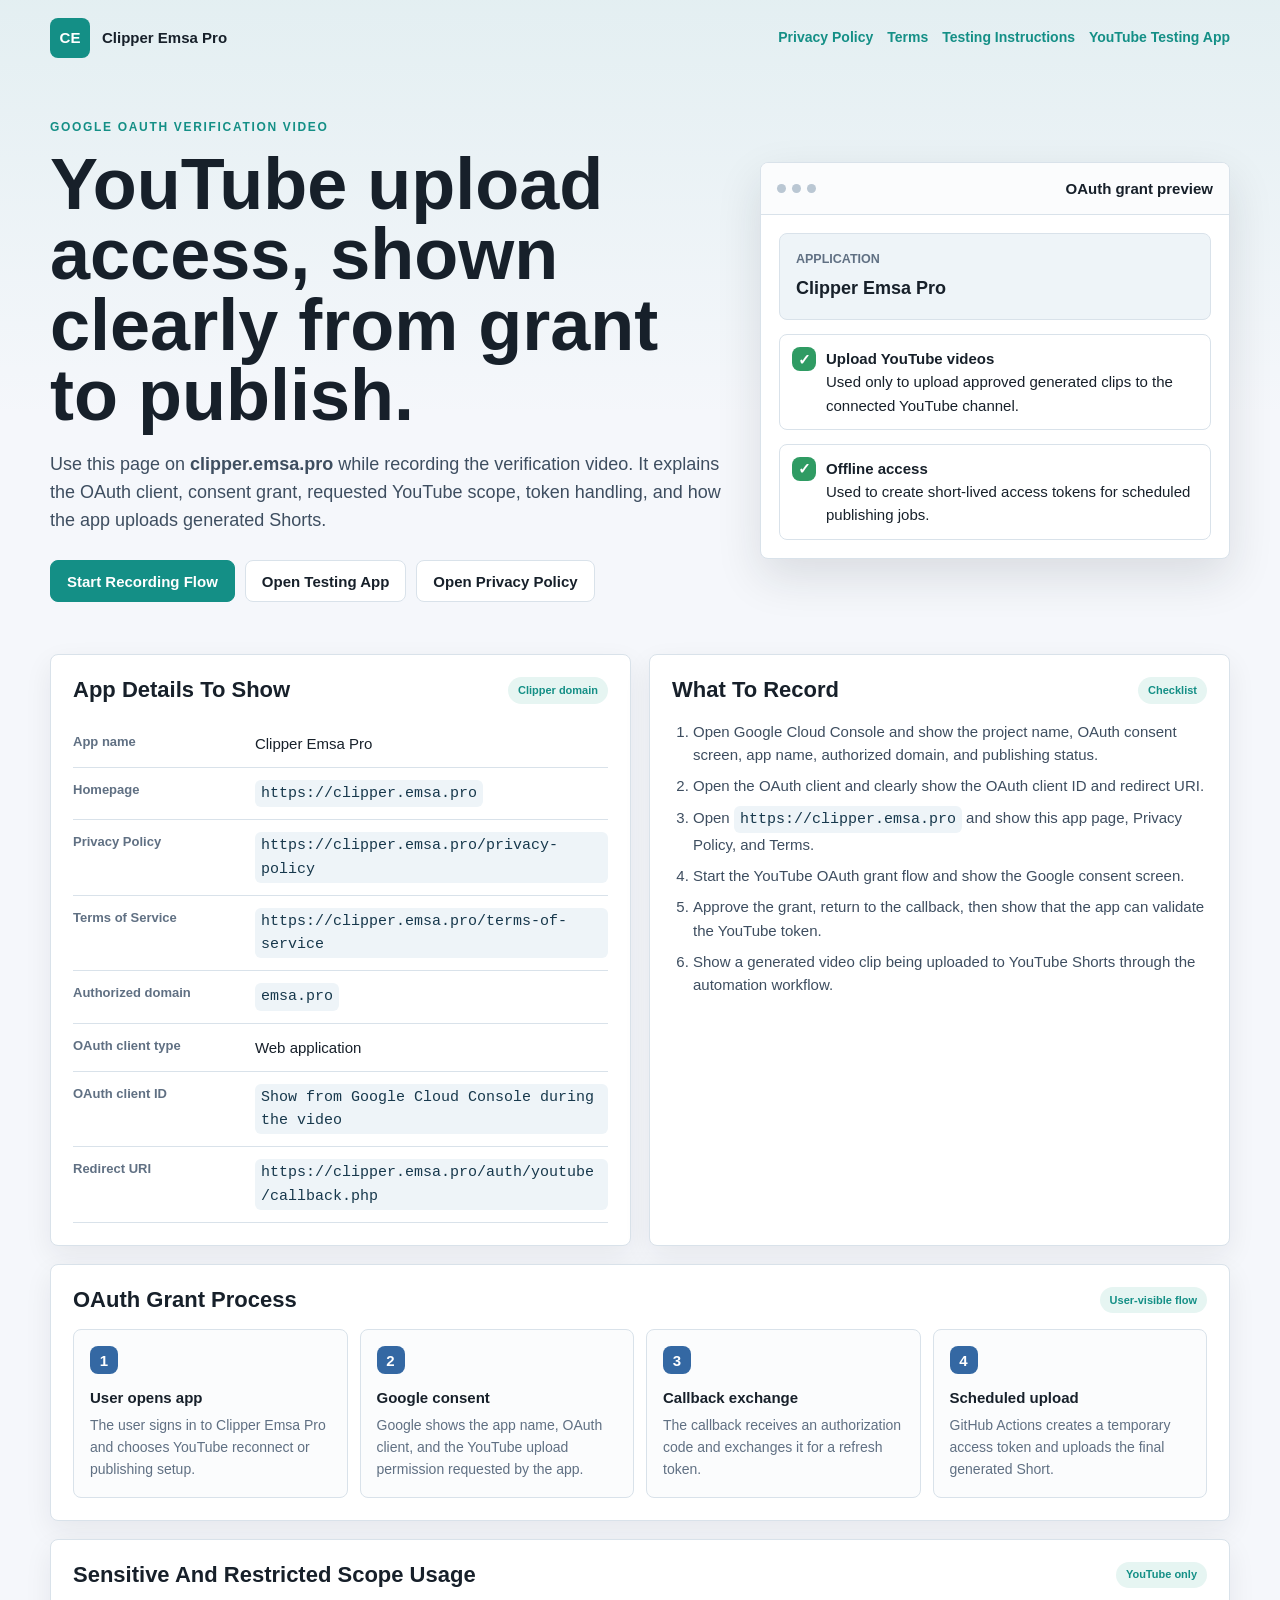
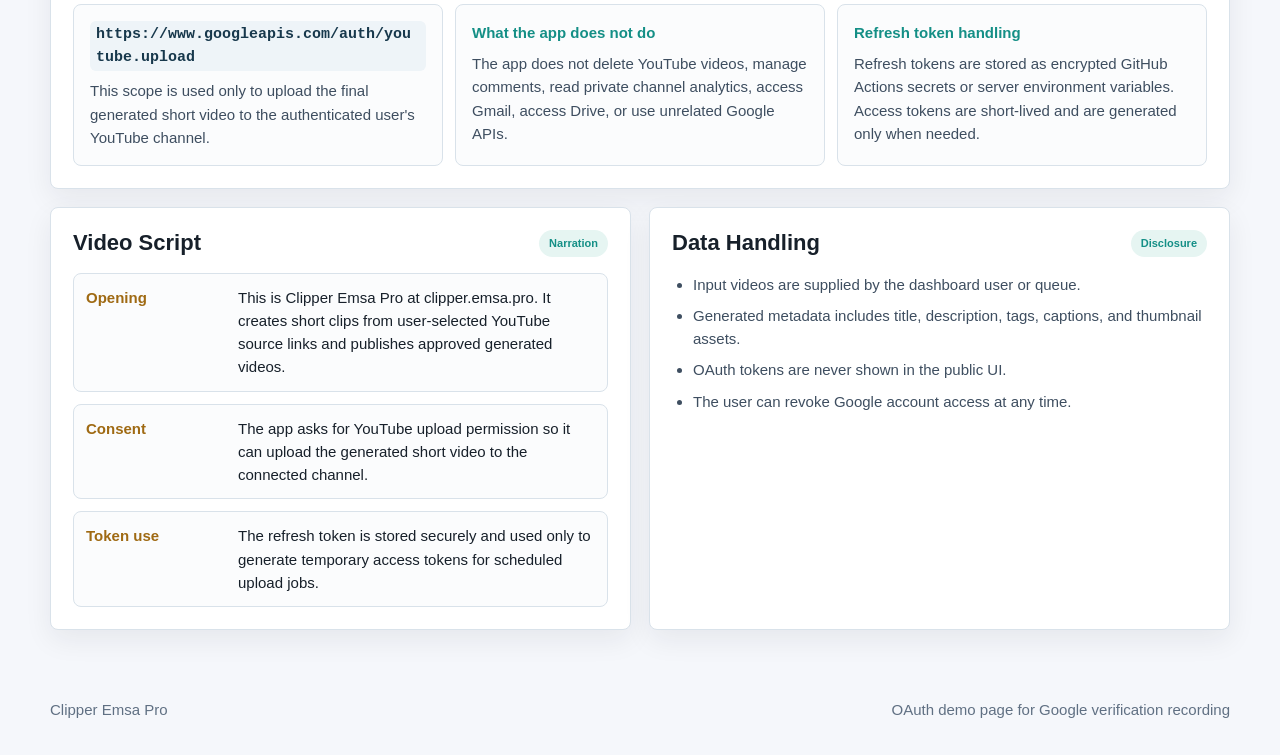
<file: public/site/youtube-oauth-demo.html>
<!doctype html>
<html lang="en">
  <head>
    <meta charset="utf-8">
    <meta name="viewport" content="width=device-width, initial-scale=1">
    <meta name="theme-color" content="#f5f7fb">
    <title>YouTube OAuth Demo - Clipper Emsa Pro</title>
    <style>
      :root {
        color-scheme: light;
        --bg: #f5f7fb;
        --surface: #ffffff;
        --surface-2: #eef4f8;
        --ink: #17202a;
        --muted: #607083;
        --line: #d9e2ea;
        --teal: #148f86;
        --green: #2f9b63;
        --blue: #3468a3;
        --amber: #9f6a13;
        --shadow: 0 18px 46px rgba(23, 32, 42, 0.12);
      }

      * {
        box-sizing: border-box;
      }

      html {
        scroll-behavior: smooth;
      }

      body {
        margin: 0;
        background:
          linear-gradient(180deg, rgba(20, 143, 134, 0.08), transparent 420px),
          var(--bg);
        color: var(--ink);
        font-family: "Segoe UI", Arial, sans-serif;
        font-size: 15px;
        line-height: 1.55;
      }

      a {
        color: var(--teal);
        text-decoration: none;
      }

      a:hover {
        text-decoration: underline;
      }

      .page {
        width: min(1180px, calc(100% - 32px));
        margin: 0 auto;
      }

      .topbar {
        display: flex;
        align-items: center;
        justify-content: space-between;
        gap: 18px;
        padding: 18px 0;
      }

      .brand {
        display: inline-flex;
        align-items: center;
        gap: 12px;
        color: var(--ink);
        font-weight: 800;
      }

      .mark {
        width: 40px;
        height: 40px;
        display: grid;
        place-items: center;
        border-radius: 8px;
        background: var(--teal);
        color: #ffffff;
        font-weight: 900;
      }

      .nav {
        display: flex;
        gap: 14px;
        flex-wrap: wrap;
        color: var(--muted);
        font-size: 14px;
        font-weight: 700;
      }

      .hero {
        min-height: 520px;
        display: grid;
        grid-template-columns: minmax(0, 1fr) minmax(340px, 470px);
        align-items: center;
        gap: 34px;
        padding: 42px 0 34px;
      }

      .eyebrow {
        margin: 0 0 12px;
        color: var(--teal);
        font-size: 12px;
        font-weight: 900;
        letter-spacing: 0.14em;
        text-transform: uppercase;
      }

      h1,
      h2,
      h3,
      p {
        margin: 0;
      }

      h1 {
        max-width: 780px;
        font-size: clamp(38px, 6vw, 72px);
        line-height: 0.98;
        letter-spacing: 0;
      }

      h2 {
        font-size: 22px;
        line-height: 1.2;
      }

      h3 {
        font-size: 15px;
      }

      .lead {
        max-width: 760px;
        margin-top: 20px;
        color: #3e4e60;
        font-size: 18px;
      }

      .actions {
        display: flex;
        flex-wrap: wrap;
        gap: 10px;
        margin-top: 26px;
      }

      .btn {
        min-height: 42px;
        display: inline-flex;
        align-items: center;
        justify-content: center;
        padding: 0 16px;
        border-radius: 8px;
        border: 1px solid var(--line);
        background: var(--surface);
        color: var(--ink);
        font-weight: 800;
      }

      .btn.primary {
        border-color: var(--teal);
        background: var(--teal);
        color: #ffffff;
      }

      .mock {
        background: var(--surface);
        border: 1px solid var(--line);
        border-radius: 8px;
        box-shadow: var(--shadow);
        overflow: hidden;
      }

      .mockTop {
        display: flex;
        align-items: center;
        justify-content: space-between;
        gap: 12px;
        padding: 14px 16px;
        border-bottom: 1px solid var(--line);
        background: #fbfcfd;
      }

      .dots {
        display: flex;
        gap: 6px;
      }

      .dots span {
        width: 9px;
        height: 9px;
        border-radius: 50%;
        background: #bac7d3;
      }

      .mockBody {
        display: grid;
        gap: 14px;
        padding: 18px;
      }

      .grantBox {
        border: 1px solid var(--line);
        border-radius: 8px;
        padding: 16px;
        background: var(--surface-2);
      }

      .grantBox small {
        display: block;
        color: var(--muted);
        font-weight: 800;
        text-transform: uppercase;
      }

      .grantBox strong {
        display: block;
        margin-top: 6px;
        font-size: 18px;
      }

      .permission {
        display: flex;
        gap: 10px;
        align-items: flex-start;
        padding: 12px;
        border-radius: 8px;
        background: #ffffff;
        border: 1px solid var(--line);
      }

      .check {
        width: 24px;
        height: 24px;
        display: grid;
        place-items: center;
        flex: 0 0 auto;
        border-radius: 8px;
        background: var(--green);
        color: #ffffff;
        font-weight: 900;
      }

      .sectionGrid {
        display: grid;
        grid-template-columns: 1fr 1fr;
        gap: 18px;
        padding: 18px 0 48px;
      }

      .panel {
        background: var(--surface);
        border: 1px solid var(--line);
        border-radius: 8px;
        padding: 22px;
        box-shadow: 0 10px 28px rgba(23, 32, 42, 0.07);
      }

      .panel.wide {
        grid-column: 1 / -1;
      }

      .panelHead {
        display: flex;
        justify-content: space-between;
        gap: 12px;
        margin-bottom: 16px;
      }

      .badge {
        min-height: 24px;
        display: inline-flex;
        align-items: center;
        border-radius: 999px;
        padding: 0 10px;
        background: #e6f5f2;
        color: var(--teal);
        font-size: 11px;
        font-weight: 900;
        white-space: nowrap;
      }

      .detailTable {
        width: 100%;
        border-collapse: collapse;
      }

      .detailTable th,
      .detailTable td {
        padding: 12px 0;
        border-bottom: 1px solid var(--line);
        vertical-align: top;
        text-align: left;
      }

      .detailTable th {
        width: 34%;
        color: var(--muted);
        font-size: 13px;
      }

      code {
        display: inline-block;
        max-width: 100%;
        padding: 2px 6px;
        border-radius: 6px;
        background: #eef4f8;
        color: #17384c;
        overflow-wrap: anywhere;
      }

      ol,
      ul {
        margin: 0;
        padding-left: 21px;
      }

      li {
        margin: 8px 0;
        color: #3e4e60;
      }

      .flow {
        display: grid;
        grid-template-columns: repeat(4, 1fr);
        gap: 12px;
      }

      .flowStep {
        min-height: 132px;
        padding: 16px;
        border: 1px solid var(--line);
        border-radius: 8px;
        background: #fbfcfd;
      }

      .flowStep b {
        width: 28px;
        height: 28px;
        display: grid;
        place-items: center;
        border-radius: 8px;
        background: var(--blue);
        color: #ffffff;
      }

      .flowStep strong {
        display: block;
        margin-top: 12px;
      }

      .flowStep p {
        margin-top: 6px;
        color: var(--muted);
        font-size: 14px;
      }

      .scopeGrid {
        display: grid;
        grid-template-columns: repeat(3, 1fr);
        gap: 12px;
      }

      .scopeCard {
        padding: 16px;
        border: 1px solid var(--line);
        border-radius: 8px;
        background: #fbfcfd;
      }

      .scopeCard strong {
        display: block;
        color: var(--teal);
      }

      .scopeCard p {
        margin-top: 8px;
        color: #3e4e60;
      }

      .scriptBox {
        display: grid;
        gap: 12px;
      }

      .scriptLine {
        display: grid;
        grid-template-columns: 140px 1fr;
        gap: 12px;
        padding: 12px;
        border: 1px solid var(--line);
        border-radius: 8px;
        background: #fbfcfd;
      }

      .scriptLine b {
        color: var(--amber);
      }

      footer {
        width: min(1180px, calc(100% - 32px));
        margin: 0 auto;
        padding: 20px 0 34px;
        display: flex;
        justify-content: space-between;
        gap: 16px;
        color: var(--muted);
      }

      @media (max-width: 920px) {
        .hero,
        .sectionGrid,
        .flow,
        .scopeGrid {
          grid-template-columns: 1fr;
        }

        .hero {
          min-height: auto;
        }

        .topbar,
        footer {
          align-items: flex-start;
          flex-direction: column;
        }

        .scriptLine {
          grid-template-columns: 1fr;
        }
      }
    </style>
  </head>
  <body>
    <header class="page topbar">
      <a class="brand" href="/">
        <span class="mark">CE</span>
        <span>Clipper Emsa Pro</span>
      </a>
      <nav class="nav" aria-label="Site navigation">
        <a href="/privacy-policy">Privacy Policy</a>
        <a href="/terms-of-service">Terms</a>
        <a href="/oauth-testing-instructions">Testing Instructions</a>
        <a href="/login-youtube.php">YouTube Testing App</a>
      </nav>
    </header>

    <main class="page">
      <section class="hero">
        <div>
          <p class="eyebrow">Google OAuth Verification Video</p>
          <h1>YouTube upload access, shown clearly from grant to publish.</h1>
          <p class="lead">Use this page on <strong>clipper.emsa.pro</strong> while recording the verification video. It explains the OAuth client, consent grant, requested YouTube scope, token handling, and how the app uploads generated Shorts.</p>
          <div class="actions">
            <a class="btn primary" href="#recording-flow">Start Recording Flow</a>
            <a class="btn" href="/login-youtube.php">Open Testing App</a>
            <a class="btn" href="/privacy-policy">Open Privacy Policy</a>
          </div>
        </div>

        <aside class="mock" aria-label="OAuth consent mockup">
          <div class="mockTop">
            <div class="dots" aria-hidden="true"><span></span><span></span><span></span></div>
            <strong>OAuth grant preview</strong>
          </div>
          <div class="mockBody">
            <div class="grantBox">
              <small>Application</small>
              <strong>Clipper Emsa Pro</strong>
            </div>
            <div class="permission">
              <span class="check">✓</span>
              <div>
                <strong>Upload YouTube videos</strong>
                <p>Used only to upload approved generated clips to the connected YouTube channel.</p>
              </div>
            </div>
            <div class="permission">
              <span class="check">✓</span>
              <div>
                <strong>Offline access</strong>
                <p>Used to create short-lived access tokens for scheduled publishing jobs.</p>
              </div>
            </div>
          </div>
        </aside>
      </section>

      <section class="sectionGrid">
        <article class="panel" id="app-details">
          <div class="panelHead">
            <h2>App Details To Show</h2>
            <span class="badge">Clipper domain</span>
          </div>
          <table class="detailTable">
            <tbody>
              <tr>
                <th>App name</th>
                <td>Clipper Emsa Pro</td>
              </tr>
              <tr>
                <th>Homepage</th>
                <td><code>https://clipper.emsa.pro</code></td>
              </tr>
              <tr>
                <th>Privacy Policy</th>
                <td><code>https://clipper.emsa.pro/privacy-policy</code></td>
              </tr>
              <tr>
                <th>Terms of Service</th>
                <td><code>https://clipper.emsa.pro/terms-of-service</code></td>
              </tr>
              <tr>
                <th>Authorized domain</th>
                <td><code>emsa.pro</code></td>
              </tr>
              <tr>
                <th>OAuth client type</th>
                <td>Web application</td>
              </tr>
              <tr>
                <th>OAuth client ID</th>
                <td><code id="clientIdText">Show from Google Cloud Console during the video</code></td>
              </tr>
              <tr>
                <th>Redirect URI</th>
                <td><code>https://clipper.emsa.pro/auth/youtube/callback.php</code></td>
              </tr>
            </tbody>
          </table>
        </article>

        <article class="panel">
          <div class="panelHead">
            <h2>What To Record</h2>
            <span class="badge">Checklist</span>
          </div>
          <ol>
            <li>Open Google Cloud Console and show the project name, OAuth consent screen, app name, authorized domain, and publishing status.</li>
            <li>Open the OAuth client and clearly show the OAuth client ID and redirect URI.</li>
            <li>Open <code>https://clipper.emsa.pro</code> and show this app page, Privacy Policy, and Terms.</li>
            <li>Start the YouTube OAuth grant flow and show the Google consent screen.</li>
            <li>Approve the grant, return to the callback, then show that the app can validate the YouTube token.</li>
            <li>Show a generated video clip being uploaded to YouTube Shorts through the automation workflow.</li>
          </ol>
        </article>

        <article class="panel wide" id="recording-flow">
          <div class="panelHead">
            <h2>OAuth Grant Process</h2>
            <span class="badge">User-visible flow</span>
          </div>
          <div class="flow">
            <div class="flowStep">
              <b>1</b>
              <strong>User opens app</strong>
              <p>The user signs in to Clipper Emsa Pro and chooses YouTube reconnect or publishing setup.</p>
            </div>
            <div class="flowStep">
              <b>2</b>
              <strong>Google consent</strong>
              <p>Google shows the app name, OAuth client, and the YouTube upload permission requested by the app.</p>
            </div>
            <div class="flowStep">
              <b>3</b>
              <strong>Callback exchange</strong>
              <p>The callback receives an authorization code and exchanges it for a refresh token.</p>
            </div>
            <div class="flowStep">
              <b>4</b>
              <strong>Scheduled upload</strong>
              <p>GitHub Actions creates a temporary access token and uploads the final generated Short.</p>
            </div>
          </div>
        </article>

        <article class="panel wide">
          <div class="panelHead">
            <h2>Sensitive And Restricted Scope Usage</h2>
            <span class="badge">YouTube only</span>
          </div>
          <div class="scopeGrid">
            <div class="scopeCard">
              <strong><code>https://www.googleapis.com/auth/youtube.upload</code></strong>
              <p>This scope is used only to upload the final generated short video to the authenticated user's YouTube channel.</p>
            </div>
            <div class="scopeCard">
              <strong>What the app does not do</strong>
              <p>The app does not delete YouTube videos, manage comments, read private channel analytics, access Gmail, access Drive, or use unrelated Google APIs.</p>
            </div>
            <div class="scopeCard">
              <strong>Refresh token handling</strong>
              <p>Refresh tokens are stored as encrypted GitHub Actions secrets or server environment variables. Access tokens are short-lived and are generated only when needed.</p>
            </div>
          </div>
        </article>

        <article class="panel">
          <div class="panelHead">
            <h2>Video Script</h2>
            <span class="badge">Narration</span>
          </div>
          <div class="scriptBox">
            <div class="scriptLine">
              <b>Opening</b>
              <span>This is Clipper Emsa Pro at clipper.emsa.pro. It creates short clips from user-selected YouTube source links and publishes approved generated videos.</span>
            </div>
            <div class="scriptLine">
              <b>Consent</b>
              <span>The app asks for YouTube upload permission so it can upload the generated short video to the connected channel.</span>
            </div>
            <div class="scriptLine">
              <b>Token use</b>
              <span>The refresh token is stored securely and used only to generate temporary access tokens for scheduled upload jobs.</span>
            </div>
          </div>
        </article>

        <article class="panel">
          <div class="panelHead">
            <h2>Data Handling</h2>
            <span class="badge">Disclosure</span>
          </div>
          <ul>
            <li>Input videos are supplied by the dashboard user or queue.</li>
            <li>Generated metadata includes title, description, tags, captions, and thumbnail assets.</li>
            <li>OAuth tokens are never shown in the public UI.</li>
            <li>The user can revoke Google account access at any time.</li>
          </ul>
        </article>
      </section>
    </main>

    <footer>
      <span>Clipper Emsa Pro</span>
      <span>OAuth demo page for Google verification recording</span>
    </footer>

    <script>
      const params = new URLSearchParams(window.location.search);
      const clientId = params.get("client_id");
      if (clientId) {
        document.querySelector("#clientIdText").textContent = clientId;
      }
    </script>
  </body>
</html>
</file>
